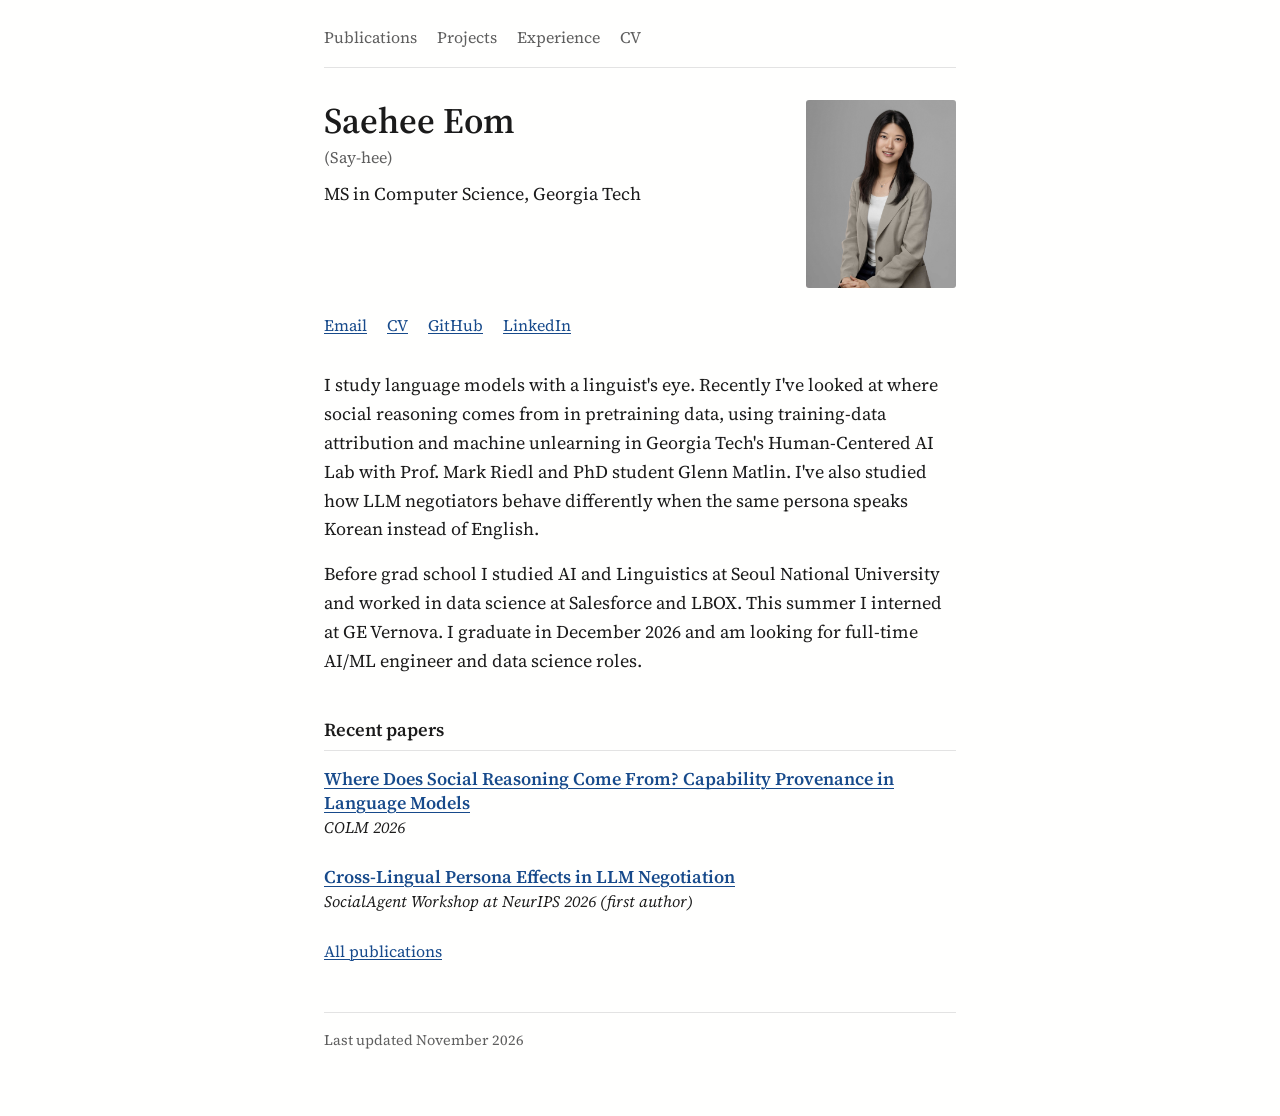
<file: index.html>
<!DOCTYPE html>
<html lang="en">
<head>
  <meta charset="UTF-8">
  <meta name="viewport" content="width=device-width, initial-scale=1">
  <title>Saehee Eom</title>
  <meta name="description" content="Saehee Eom, MS CS student at Georgia Tech. Research on language models: where social reasoning comes from, and how behavior shifts across languages.">
  <meta property="og:title" content="Saehee Eom">
  <meta property="og:description" content="MS CS at Georgia Tech. Research on language models, social reasoning, and cross-lingual behavior.">
  <meta property="og:image" content="https://saeheeeom.github.io/profile.jpg">
  <meta property="og:url" content="https://saeheeeom.github.io/">
  <link rel="apple-touch-icon" sizes="180x180" href="/apple-touch-icon.png">
  <link rel="icon" type="image/png" sizes="32x32" href="/favicon-32x32.png">
  <link rel="icon" type="image/png" sizes="16x16" href="/favicon-16x16.png">
  <link rel="manifest" href="/site.webmanifest">
  <link rel="preconnect" href="https://fonts.googleapis.com">
  <link rel="preconnect" href="https://fonts.gstatic.com" crossorigin>
  <link href="https://fonts.googleapis.com/css2?family=Source+Serif+4:ital,opsz,wght@0,8..60,400;0,8..60,600;1,8..60,400&display=swap" rel="stylesheet">
  <link rel="stylesheet" href="style.css">
</head>
<body>
<div class="page">

  <nav class="site-nav">
    <a href="publications.html">Publications</a>
    <a href="projects.html">Projects</a>
    <a href="experience.html">Experience</a>
    <a href="SaeheeEom_Resume_COLM.pdf">CV</a>
  </nav>

  <header class="intro">
    <div>
      <h1>Saehee Eom</h1>
      <p class="pron">(Say-hee)</p>
      <p class="tagline">MS in Computer Science, Georgia Tech</p>
    </div>
    <img class="photo" src="profile.jpg" alt="Photo of Saehee Eom">
  </header>

  <ul class="contact">
    <li><a href="mailto:saehee.data@gmail.com">Email</a></li>
    <li><a href="SaeheeEom_Resume_COLM.pdf">CV</a></li>
    <li><a href="https://github.com/saeheeeom">GitHub</a></li>
    <li><a href="https://www.linkedin.com/in/saehee-eom/">LinkedIn</a></li>
  </ul>

  <p>
    I study language models with a linguist's eye. Recently I've looked at where
    social reasoning comes from in pretraining data, using training-data attribution
    and machine unlearning in Georgia Tech's Human-Centered AI Lab with Prof. Mark Riedl
    and PhD student Glenn Matlin. I've also studied how LLM negotiators behave differently
    when the same persona speaks Korean instead of English.
  </p>
  <p>
    Before grad school I studied AI and Linguistics at Seoul National University and
    worked in data science at Salesforce and LBOX. This summer I interned at GE Vernova.
    I graduate in December 2026 and am looking for full-time AI/ML engineer and data science roles.
  </p>

  <h2>Recent papers</h2>

  <div class="pub">
    <a class="pub-title" href="https://arxiv.org/abs/2606.19625">Where Does Social Reasoning Come From? Capability Provenance in Language Models</a>
    <div class="venue">COLM 2026</div>
  </div>

  <div class="pub">
    <a class="pub-title" href="https://arxiv.org/abs/2611.00300">Cross-Lingual Persona Effects in LLM Negotiation</a>
    <div class="venue">SocialAgent Workshop at NeurIPS 2026 (first author)</div>
  </div>

  <p class="more"><a href="publications.html">All publications</a></p>

  <footer>Last updated November 2026</footer>
</div>
</body>
</html>
</file>
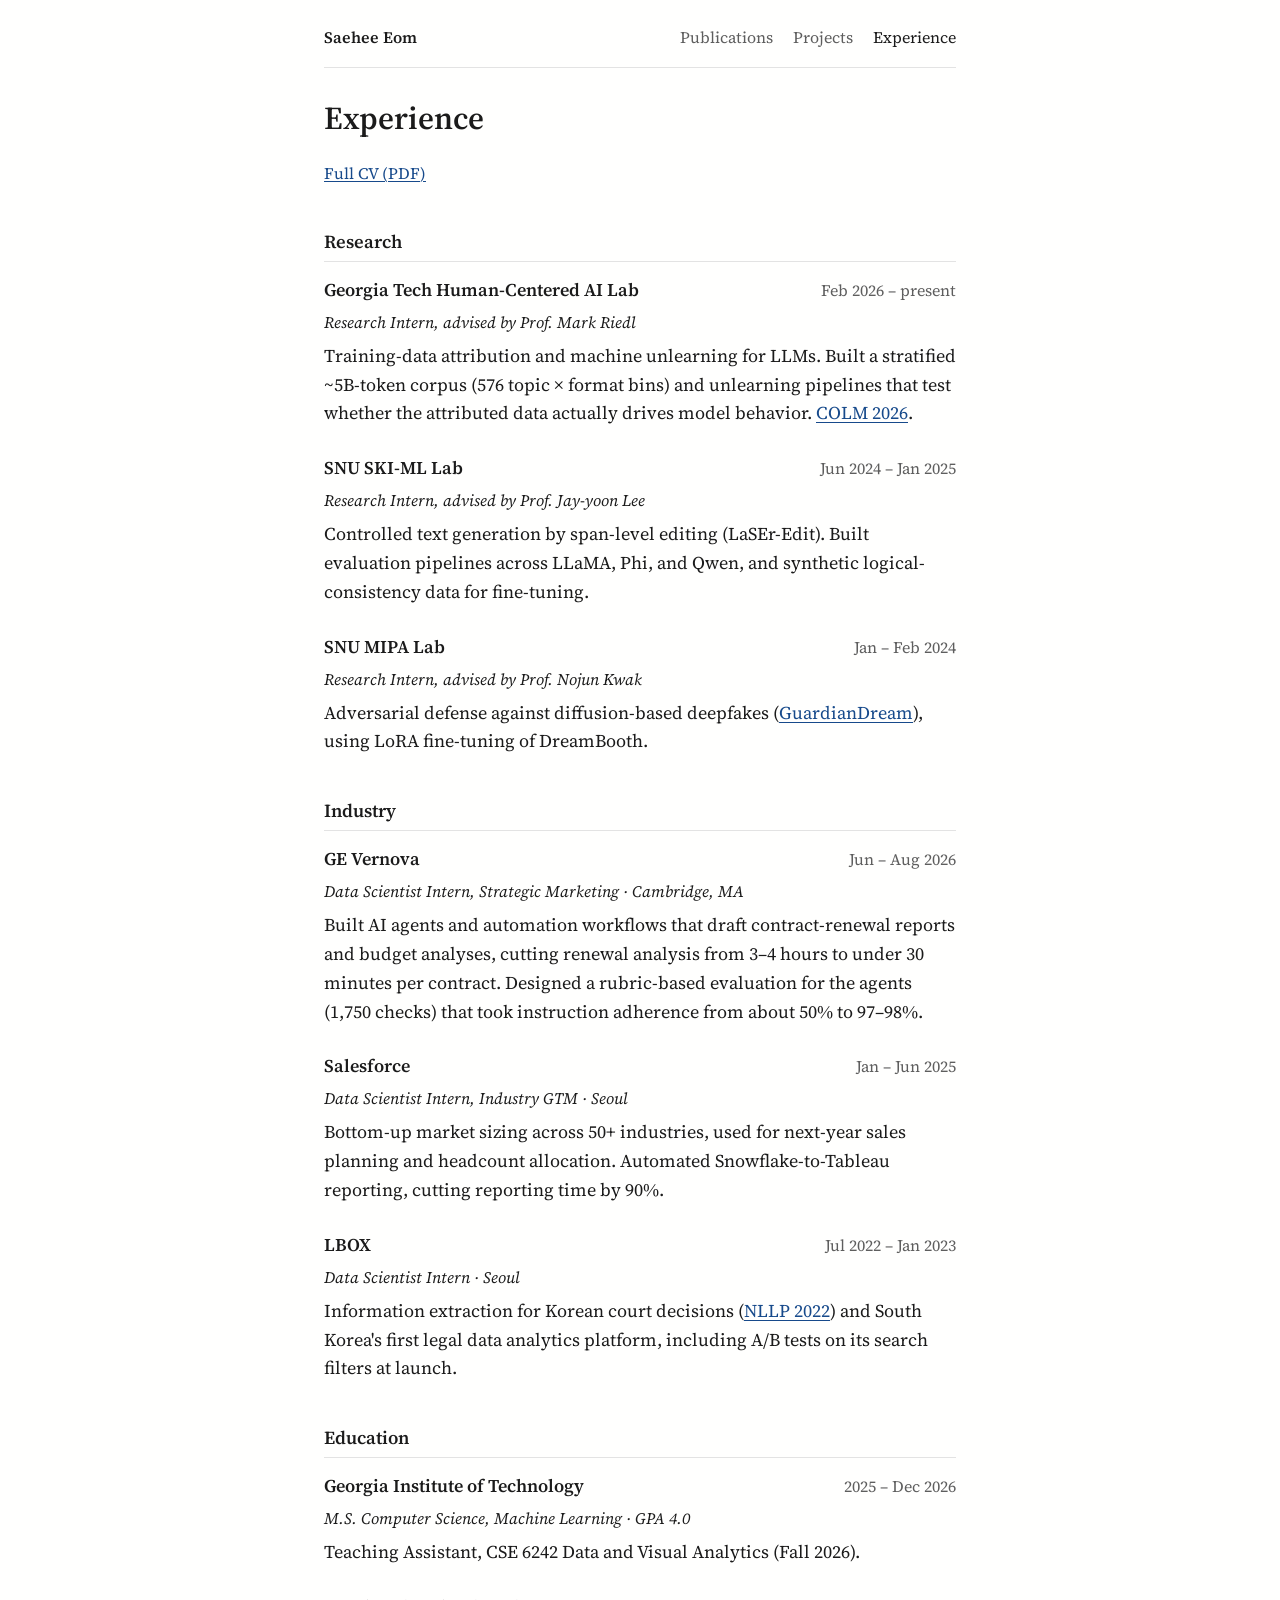
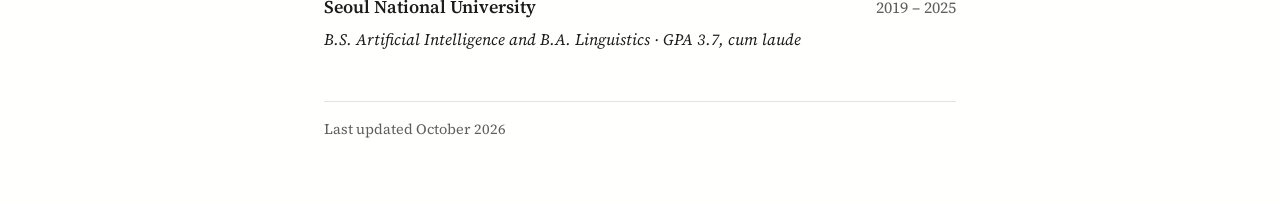
<file: experience.html>
<!DOCTYPE html>
<html lang="en">
<head>
  <meta charset="UTF-8">
  <meta name="viewport" content="width=device-width, initial-scale=1">
  <title>Experience · Saehee Eom</title>
  <link rel="icon" type="image/png" sizes="32x32" href="/favicon-32x32.png">
  <link rel="preconnect" href="https://fonts.googleapis.com">
  <link rel="preconnect" href="https://fonts.gstatic.com" crossorigin>
  <link href="https://fonts.googleapis.com/css2?family=Source+Serif+4:ital,opsz,wght@0,8..60,400;0,8..60,600;1,8..60,400&display=swap" rel="stylesheet">
  <link rel="stylesheet" href="style.css">
</head>
<body>
<div class="page">

  <nav class="site-nav">
    <a class="home" href="index.html">Saehee Eom</a>
    <a href="publications.html">Publications</a>
    <a href="projects.html">Projects</a>
    <a href="experience.html" aria-current="page">Experience</a>
  </nav>

  <h1>Experience</h1>
  <p class="more"><a href="SaeheeEom_Resume_COLM.pdf">Full CV (PDF)</a></p>

  <h2>Research</h2>

  <div class="entry">
    <div class="entry-head">
      <h3>Georgia Tech Human-Centered AI Lab</h3>
      <span class="when">Feb 2026 – present</span>
    </div>
    <p class="sub">Research Intern, advised by Prof. Mark Riedl</p>
    <p>Training-data attribution and machine unlearning for LLMs. Built a stratified ~5B-token corpus (576 topic × format bins) and unlearning pipelines that test whether the attributed data actually drives model behavior. <a href="publications.html">COLM 2026</a>.</p>
  </div>

  <div class="entry">
    <div class="entry-head">
      <h3>SNU SKI-ML Lab</h3>
      <span class="when">Jun 2024 – Jan 2025</span>
    </div>
    <p class="sub">Research Intern, advised by Prof. Jay-yoon Lee</p>
    <p>Controlled text generation by span-level editing (LaSEr-Edit). Built evaluation pipelines across LLaMA, Phi, and Qwen, and synthetic logical-consistency data for fine-tuning.</p>
  </div>

  <div class="entry">
    <div class="entry-head">
      <h3>SNU MIPA Lab</h3>
      <span class="when">Jan – Feb 2024</span>
    </div>
    <p class="sub">Research Intern, advised by Prof. Nojun Kwak</p>
    <p>Adversarial defense against diffusion-based deepfakes (<a href="projects.html">GuardianDream</a>), using LoRA fine-tuning of DreamBooth.</p>
  </div>

  <h2>Industry</h2>

  <div class="entry">
    <div class="entry-head">
      <h3>GE Vernova</h3>
      <span class="when">Jun – Aug 2026</span>
    </div>
    <p class="sub">Data Scientist Intern, Strategic Marketing · Cambridge, MA</p>
    <p>Built AI agents and automation workflows that draft contract-renewal reports and budget analyses, cutting renewal analysis from 3–4 hours to under 30 minutes per contract. Designed a rubric-based evaluation for the agents (1,750 checks) that took instruction adherence from about 50% to 97–98%.</p>
  </div>

  <div class="entry">
    <div class="entry-head">
      <h3>Salesforce</h3>
      <span class="when">Jan – Jun 2025</span>
    </div>
    <p class="sub">Data Scientist Intern, Industry GTM · Seoul</p>
    <p>Bottom-up market sizing across 50+ industries, used for next-year sales planning and headcount allocation. Automated Snowflake-to-Tableau reporting, cutting reporting time by 90%.</p>
  </div>

  <div class="entry">
    <div class="entry-head">
      <h3>LBOX</h3>
      <span class="when">Jul 2022 – Jan 2023</span>
    </div>
    <p class="sub">Data Scientist Intern · Seoul</p>
    <p>Information extraction for Korean court decisions (<a href="https://aclanthology.org/2022.nllp-1.12/">NLLP 2022</a>) and South Korea's first legal data analytics platform, including A/B tests on its search filters at launch.</p>
  </div>

  <h2>Education</h2>

  <div class="entry">
    <div class="entry-head">
      <h3>Georgia Institute of Technology</h3>
      <span class="when">2025 – Dec 2026</span>
    </div>
    <p class="sub">M.S. Computer Science, Machine Learning · GPA 4.0</p>
    <p>Teaching Assistant, CSE 6242 Data and Visual Analytics (Fall 2026).</p>
  </div>

  <div class="entry">
    <div class="entry-head">
      <h3>Seoul National University</h3>
      <span class="when">2019 – 2025</span>
    </div>
    <p class="sub">B.S. Artificial Intelligence and B.A. Linguistics · GPA 3.7, cum laude</p>
  </div>

  <footer>Last updated October 2026</footer>
</div>
</body>
</html>
</file>
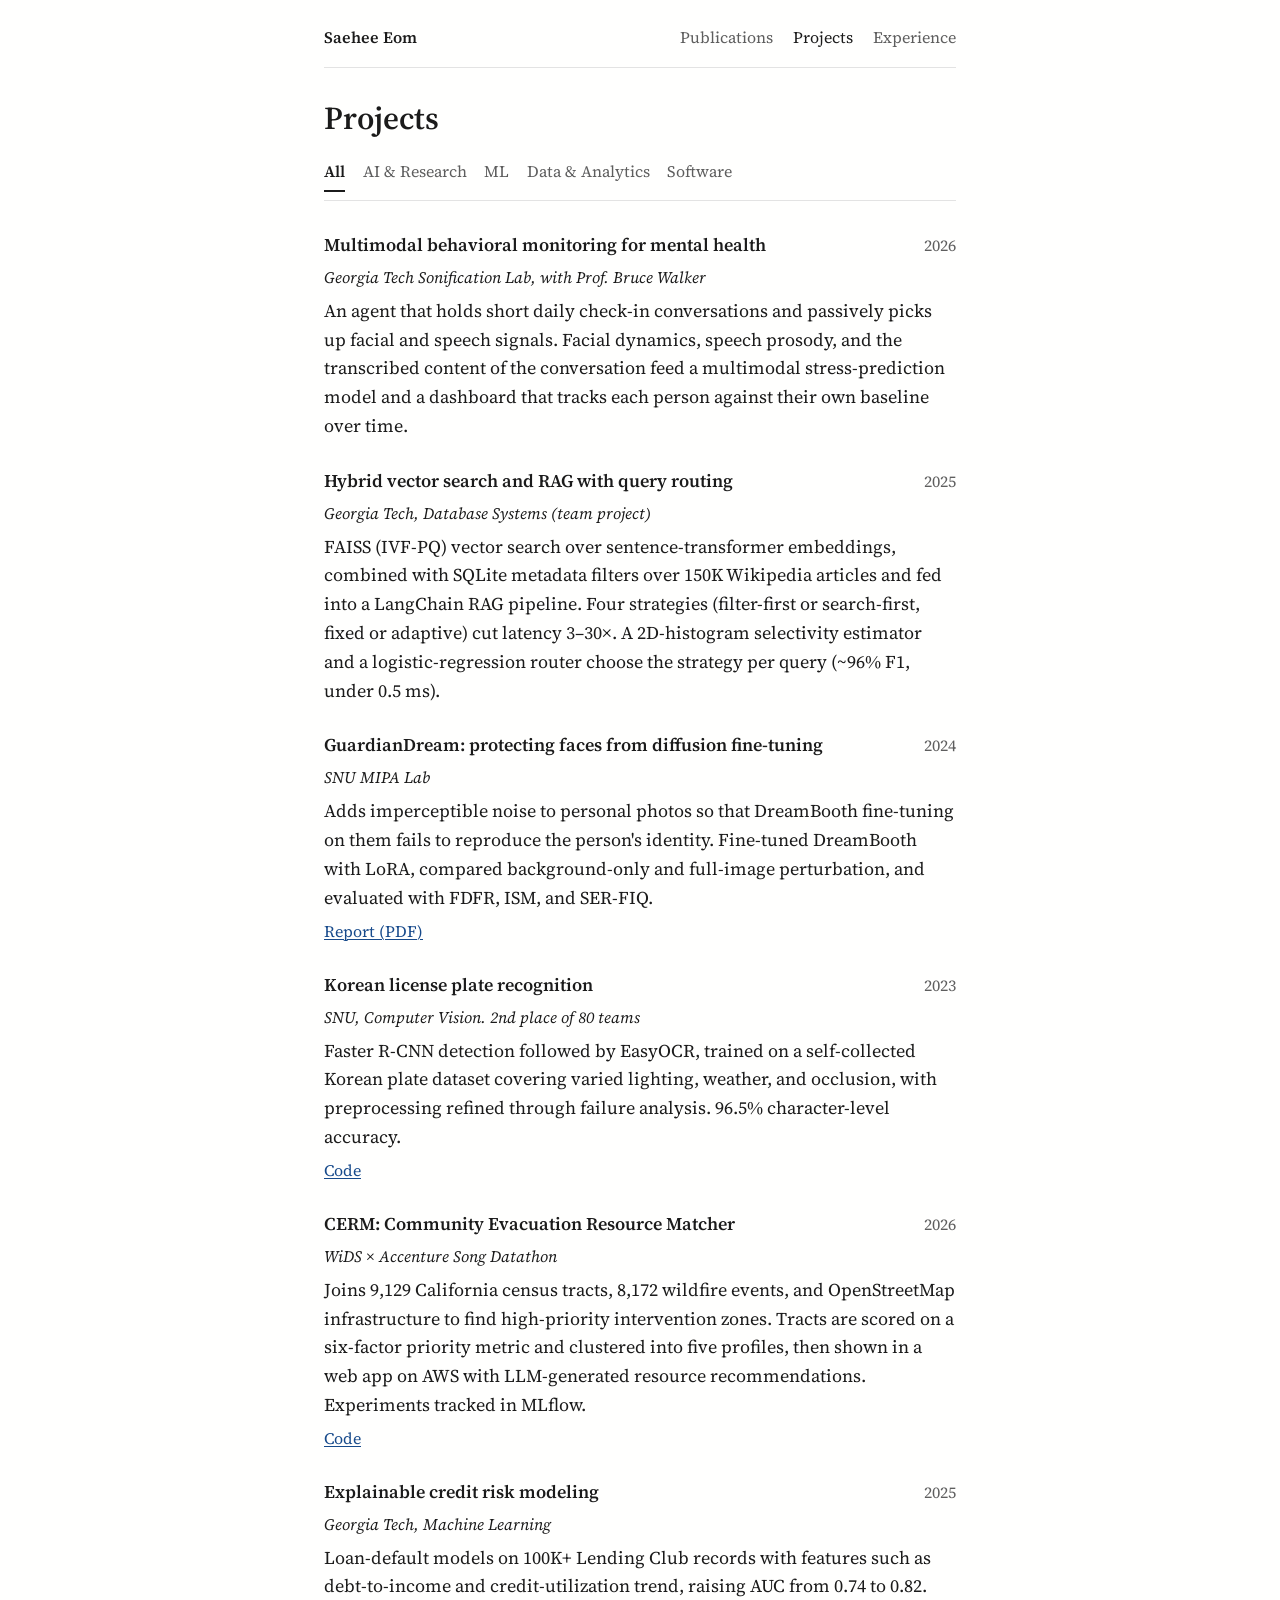
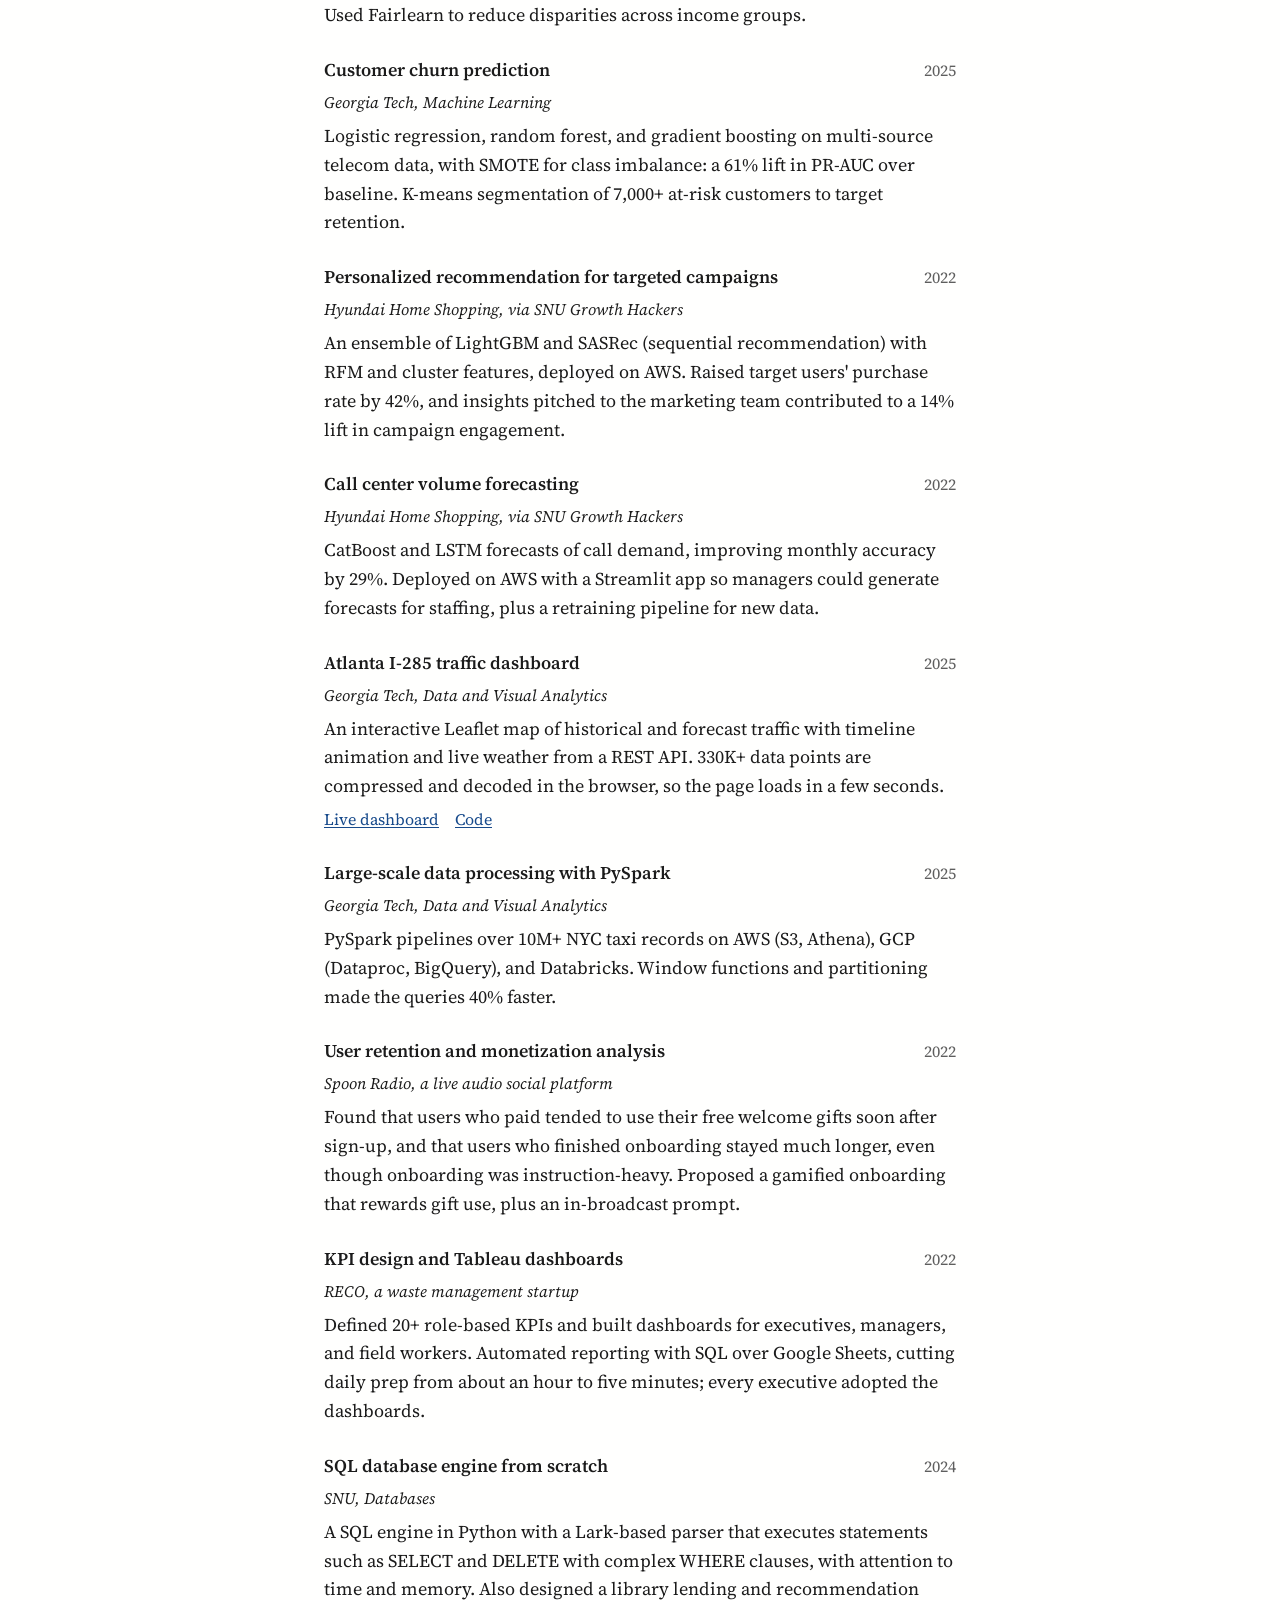
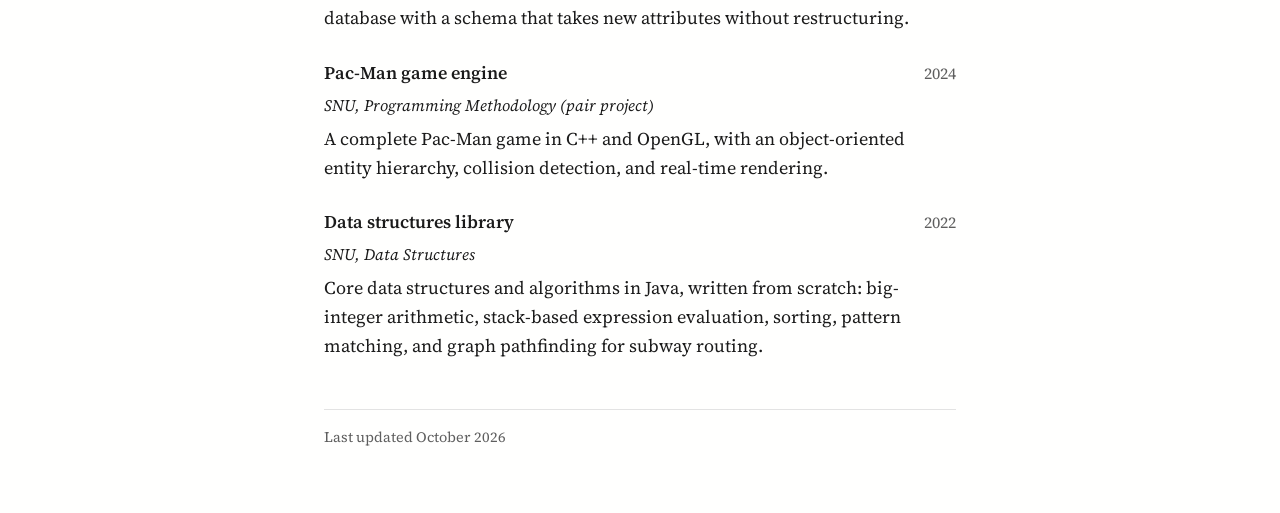
<file: projects.html>
<!DOCTYPE html>
<html lang="en">
<head>
  <meta charset="UTF-8">
  <meta name="viewport" content="width=device-width, initial-scale=1">
  <title>Projects · Saehee Eom</title>
  <link rel="icon" type="image/png" sizes="32x32" href="/favicon-32x32.png">
  <link rel="preconnect" href="https://fonts.googleapis.com">
  <link rel="preconnect" href="https://fonts.gstatic.com" crossorigin>
  <link href="https://fonts.googleapis.com/css2?family=Source+Serif+4:ital,opsz,wght@0,8..60,400;0,8..60,600;1,8..60,400&display=swap" rel="stylesheet">
  <link rel="stylesheet" href="style.css">
</head>
<body>
<div class="page">

  <nav class="site-nav">
    <a class="home" href="index.html">Saehee Eom</a>
    <a href="publications.html">Publications</a>
    <a href="projects.html" aria-current="page">Projects</a>
    <a href="experience.html">Experience</a>
  </nav>

  <h1>Projects</h1>

  <div class="tabs" role="group" aria-label="Filter projects">
    <button type="button" data-filter="all" aria-pressed="true">All</button>
    <button type="button" data-filter="ai" aria-pressed="false">AI &amp; Research</button>
    <button type="button" data-filter="ml" aria-pressed="false">ML</button>
    <button type="button" data-filter="data" aria-pressed="false">Data &amp; Analytics</button>
    <button type="button" data-filter="swe" aria-pressed="false">Software</button>
  </div>

  <!-- AI & Research -->

  <div class="entry" data-cat="ai">
    <div class="entry-head">
      <h3>Multimodal behavioral monitoring for mental health</h3>
      <span class="when">2026</span>
    </div>
    <p class="sub">Georgia Tech Sonification Lab, with Prof. Bruce Walker</p>
    <p>An agent that holds short daily check-in conversations and passively picks up facial and speech signals. Facial dynamics, speech prosody, and the transcribed content of the conversation feed a multimodal stress-prediction model and a dashboard that tracks each person against their own baseline over time.</p>
  </div>

  <div class="entry" data-cat="ai">
    <div class="entry-head">
      <h3>Hybrid vector search and RAG with query routing</h3>
      <span class="when">2025</span>
    </div>
    <p class="sub">Georgia Tech, Database Systems (team project)</p>
    <p>FAISS (IVF-PQ) vector search over sentence-transformer embeddings, combined with SQLite metadata filters over 150K Wikipedia articles and fed into a LangChain RAG pipeline. Four strategies (filter-first or search-first, fixed or adaptive) cut latency 3–30×. A 2D-histogram selectivity estimator and a logistic-regression router choose the strategy per query (~96% F1, under 0.5 ms).</p>
  </div>

  <div class="entry" data-cat="ai">
    <div class="entry-head">
      <h3>GuardianDream: protecting faces from diffusion fine-tuning</h3>
      <span class="when">2024</span>
    </div>
    <p class="sub">SNU MIPA Lab</p>
    <p>Adds imperceptible noise to personal photos so that DreamBooth fine-tuning on them fails to reproduce the person's identity. Fine-tuned DreamBooth with LoRA, compared background-only and full-image perturbation, and evaluated with FDFR, ISM, and SER-FIQ.</p>
    <div class="links"><a href="GuardianDream.pdf">Report (PDF)</a></div>
  </div>

  <div class="entry" data-cat="ai ml">
    <div class="entry-head">
      <h3>Korean license plate recognition</h3>
      <span class="when">2023</span>
    </div>
    <p class="sub">SNU, Computer Vision. 2nd place of 80 teams</p>
    <p>Faster R-CNN detection followed by EasyOCR, trained on a self-collected Korean plate dataset covering varied lighting, weather, and occlusion, with preprocessing refined through failure analysis. 96.5% character-level accuracy.</p>
    <div class="links"><a href="https://github.com/saeheeeom/2023_ComputerVision">Code</a></div>
  </div>

  <!-- Machine Learning -->

  <div class="entry" data-cat="ml">
    <div class="entry-head">
      <h3>CERM: Community Evacuation Resource Matcher</h3>
      <span class="when">2026</span>
    </div>
    <p class="sub">WiDS × Accenture Song Datathon</p>
    <p>Joins 9,129 California census tracts, 8,172 wildfire events, and OpenStreetMap infrastructure to find high-priority intervention zones. Tracts are scored on a six-factor priority metric and clustered into five profiles, then shown in a web app on AWS with LLM-generated resource recommendations. Experiments tracked in MLflow.</p>
    <div class="links"><a href="https://github.com/riyabharath24/cerm-wildfire-evacuation-tool">Code</a></div>
  </div>

  <div class="entry" data-cat="ml">
    <div class="entry-head">
      <h3>Explainable credit risk modeling</h3>
      <span class="when">2025</span>
    </div>
    <p class="sub">Georgia Tech, Machine Learning</p>
    <p>Loan-default models on 100K+ Lending Club records with features such as debt-to-income and credit-utilization trend, raising AUC from 0.74 to 0.82. Used Fairlearn to reduce disparities across income groups.</p>
  </div>

<div class="entry" data-cat="ml">
    <div class="entry-head">
      <h3>Customer churn prediction</h3>
      <span class="when">2025</span>
    </div>
    <p class="sub">Georgia Tech, Machine Learning</p>
    <p>Logistic regression, random forest, and gradient boosting on multi-source telecom data, with SMOTE for class imbalance: a 61% lift in PR-AUC over baseline. K-means segmentation of 7,000+ at-risk customers to target retention.</p>
  </div>

<div class="entry" data-cat="ml">
    <div class="entry-head">
      <h3>Personalized recommendation for targeted campaigns</h3>
      <span class="when">2022</span>
    </div>
    <p class="sub">Hyundai Home Shopping, via SNU Growth Hackers</p>
    <p>An ensemble of LightGBM and SASRec (sequential recommendation) with RFM and cluster features, deployed on AWS. Raised target users' purchase rate by 42%, and insights pitched to the marketing team contributed to a 14% lift in campaign engagement.</p>
  </div>

  <div class="entry" data-cat="ml">
    <div class="entry-head">
      <h3>Call center volume forecasting</h3>
      <span class="when">2022</span>
    </div>
    <p class="sub">Hyundai Home Shopping, via SNU Growth Hackers</p>
    <p>CatBoost and LSTM forecasts of call demand, improving monthly accuracy by 29%. Deployed on AWS with a Streamlit app so managers could generate forecasts for staffing, plus a retraining pipeline for new data.</p>
  </div>

  
  
  <!-- Data & Analytics -->

  <div class="entry" data-cat="data">
    <div class="entry-head">
      <h3>Atlanta I-285 traffic dashboard</h3>
      <span class="when">2025</span>
    </div>
    <p class="sub">Georgia Tech, Data and Visual Analytics</p>
    <p>An interactive Leaflet map of historical and forecast traffic with timeline animation and live weather from a REST API. 330K+ data points are compressed and decoded in the browser, so the page loads in a few seconds.</p>
    <div class="links"><a href="traffic_dashboard_final.html">Live dashboard</a><a href="https://github.com/saeheeeom/ATL_traffic_dashboard">Code</a></div>
  </div>

  <div class="entry" data-cat="data">
    <div class="entry-head">
      <h3>Large-scale data processing with PySpark</h3>
      <span class="when">2025</span>
    </div>
    <p class="sub">Georgia Tech, Data and Visual Analytics</p>
    <p>PySpark pipelines over 10M+ NYC taxi records on AWS (S3, Athena), GCP (Dataproc, BigQuery), and Databricks. Window functions and partitioning made the queries 40% faster.</p>
  </div>

  <div class="entry" data-cat="data">
    <div class="entry-head">
      <h3>User retention and monetization analysis</h3>
      <span class="when">2022</span>
    </div>
    <p class="sub">Spoon Radio, a live audio social platform</p>
    <p>Found that users who paid tended to use their free welcome gifts soon after sign-up, and that users who finished onboarding stayed much longer, even though onboarding was instruction-heavy. Proposed a gamified onboarding that rewards gift use, plus an in-broadcast prompt.</p>
  </div>

  <div class="entry" data-cat="data">
    <div class="entry-head">
      <h3>KPI design and Tableau dashboards</h3>
      <span class="when">2022</span>
    </div>
    <p class="sub">RECO, a waste management startup</p>
    <p>Defined 20+ role-based KPIs and built dashboards for executives, managers, and field workers. Automated reporting with SQL over Google Sheets, cutting daily prep from about an hour to five minutes; every executive adopted the dashboards.</p>
  </div>

  <!-- Software -->

  <div class="entry" data-cat="swe">
    <div class="entry-head">
      <h3>SQL database engine from scratch</h3>
      <span class="when">2024</span>
    </div>
    <p class="sub">SNU, Databases</p>
    <p>A SQL engine in Python with a Lark-based parser that executes statements such as SELECT and DELETE with complex WHERE clauses, with attention to time and memory. Also designed a library lending and recommendation database with a schema that takes new attributes without restructuring.</p>
  </div>

  <div class="entry" data-cat="swe">
    <div class="entry-head">
      <h3>Pac-Man game engine</h3>
      <span class="when">2024</span>
    </div>
    <p class="sub">SNU, Programming Methodology (pair project)</p>
    <p>A complete Pac-Man game in C++ and OpenGL, with an object-oriented entity hierarchy, collision detection, and real-time rendering.</p>
  </div>

  <div class="entry" data-cat="swe">
    <div class="entry-head">
      <h3>Data structures library</h3>
      <span class="when">2022</span>
    </div>
    <p class="sub">SNU, Data Structures</p>
    <p>Core data structures and algorithms in Java, written from scratch: big-integer arithmetic, stack-based expression evaluation, sorting, pattern matching, and graph pathfinding for subway routing.</p>
  </div>

  <footer>Last updated October 2026</footer>
</div>

<script>
  const buttons = document.querySelectorAll('.tabs button');
  const entries = document.querySelectorAll('.entry[data-cat]');
  buttons.forEach(btn => btn.addEventListener('click', () => {
    const f = btn.dataset.filter;
    buttons.forEach(b => b.setAttribute('aria-pressed', b === btn));
    entries.forEach(e => {
      e.hidden = f !== 'all' && !e.dataset.cat.split(' ').includes(f);
    });
  }));
</script>
</body>
</html>
</file>
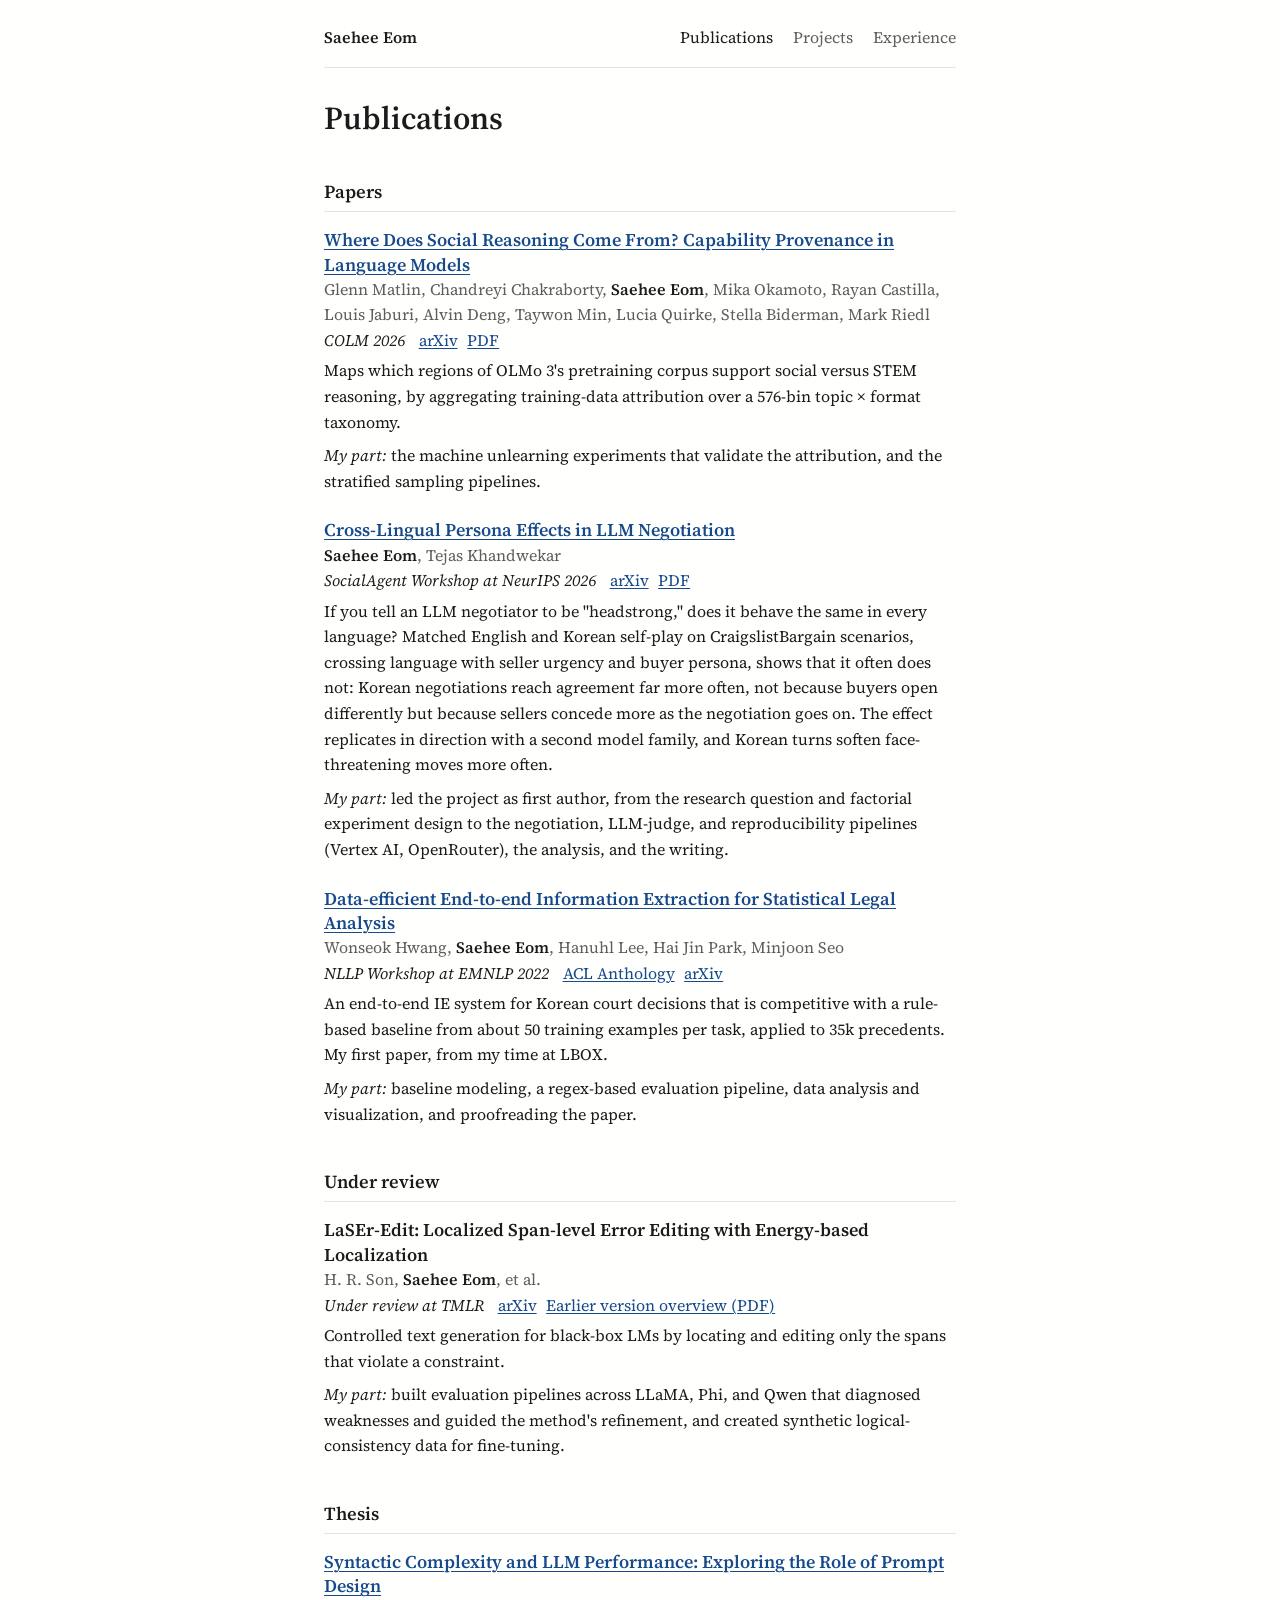
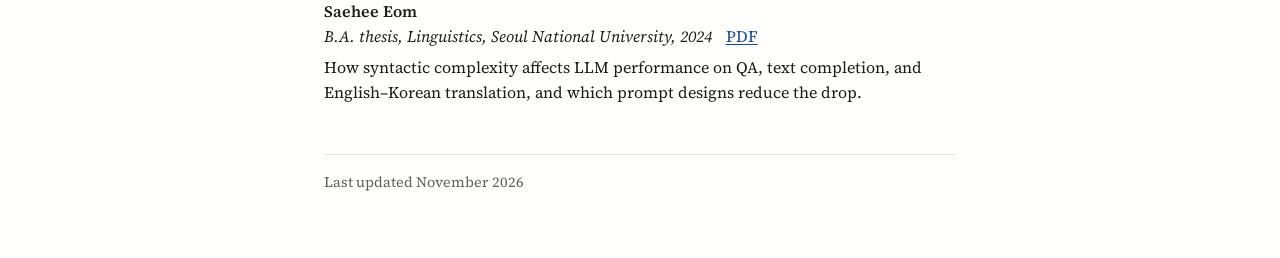
<file: publications.html>
<!DOCTYPE html>
<html lang="en">
<head>
  <meta charset="UTF-8">
  <meta name="viewport" content="width=device-width, initial-scale=1">
  <title>Publications · Saehee Eom</title>
  <link rel="icon" type="image/png" sizes="32x32" href="/favicon-32x32.png">
  <link rel="preconnect" href="https://fonts.googleapis.com">
  <link rel="preconnect" href="https://fonts.gstatic.com" crossorigin>
  <link href="https://fonts.googleapis.com/css2?family=Source+Serif+4:ital,opsz,wght@0,8..60,400;0,8..60,600;1,8..60,400&display=swap" rel="stylesheet">
  <link rel="stylesheet" href="style.css">
</head>
<body>
<div class="page">

  <nav class="site-nav">
    <a class="home" href="index.html">Saehee Eom</a>
    <a href="publications.html" aria-current="page">Publications</a>
    <a href="projects.html">Projects</a>
    <a href="experience.html">Experience</a>
  </nav>

  <h1>Publications</h1>

  <h2>Papers</h2>

  <div class="pub">
    <a class="pub-title" href="https://arxiv.org/abs/2606.19625">Where Does Social Reasoning Come From? Capability Provenance in Language Models</a>
    <div class="authors">Glenn Matlin, Chandreyi Chakraborty, <b>Saehee Eom</b>, Mika Okamoto, Rayan Castilla, Louis Jaburi, Alvin Deng, Taywon Min, Lucia Quirke, Stella Biderman, Mark Riedl</div>
    <div class="venue">COLM 2026 <a href="https://arxiv.org/abs/2606.19625">arXiv</a><a href="https://arxiv.org/pdf/2606.19625">PDF</a></div>
    <p class="note">Maps which regions of OLMo 3's pretraining corpus support social versus STEM reasoning, by aggregating training-data attribution over a 576-bin topic × format taxonomy.</p>
    <p class="note"><i>My part:</i> the machine unlearning experiments that validate the attribution, and the stratified sampling pipelines.</p>
  </div>

  <div class="pub">
    <a class="pub-title" href="https://arxiv.org/abs/2611.00300">Cross-Lingual Persona Effects in LLM Negotiation</a>
    <div class="authors"><b>Saehee Eom</b>, Tejas Khandwekar</div>
    <div class="venue">SocialAgent Workshop at NeurIPS 2026 <a href="https://arxiv.org/abs/2611.00300">arXiv</a><a href="https://arxiv.org/pdf/2611.00300">PDF</a></div>
    <p class="note">If you tell an LLM negotiator to be "headstrong," does it behave the same in every language? Matched English and Korean self-play on CraigslistBargain scenarios, crossing language with seller urgency and buyer persona, shows that it often does not: Korean negotiations reach agreement far more often, not because buyers open differently but because sellers concede more as the negotiation goes on. The effect replicates in direction with a second model family, and Korean turns soften face-threatening moves more often.</p>
    <p class="note"><i>My part:</i> led the project as first author, from the research question and factorial experiment design to the negotiation, LLM-judge, and reproducibility pipelines (Vertex AI, OpenRouter), the analysis, and the writing.</p>
  </div>

  <div class="pub">
    <a class="pub-title" href="https://aclanthology.org/2022.nllp-1.12/">Data-efficient End-to-end Information Extraction for Statistical Legal Analysis</a>
    <div class="authors">Wonseok Hwang, <b>Saehee Eom</b>, Hanuhl Lee, Hai Jin Park, Minjoon Seo</div>
    <div class="venue">NLLP Workshop at EMNLP 2022 <a href="https://aclanthology.org/2022.nllp-1.12/">ACL Anthology</a><a href="https://arxiv.org/abs/2211.01692">arXiv</a></div>
    <p class="note">An end-to-end IE system for Korean court decisions that is competitive with a rule-based baseline from about 50 training examples per task, applied to 35k precedents. My first paper, from my time at LBOX.</p>
    <p class="note"><i>My part:</i> baseline modeling, a regex-based evaluation pipeline, data analysis and visualization, and proofreading the paper.</p>
  </div>

  <h2>Under review</h2>

  <div class="pub">
    <span class="pub-title">LaSEr-Edit: Localized Span-level Error Editing with Energy-based Localization</span>
    <div class="authors">H. R. Son, <b>Saehee Eom</b>, et al.</div>
    <div class="venue">Under review at TMLR <a href="https://arxiv.org/abs/2407.00740">arXiv</a><a href="L&amp;E.pdf">Earlier version overview (PDF)</a></div>
    <p class="note">Controlled text generation for black-box LMs by locating and editing only the spans that violate a constraint.</p>
    <p class="note"><i>My part:</i> built evaluation pipelines across LLaMA, Phi, and Qwen that diagnosed weaknesses and guided the method's refinement, and created synthetic logical-consistency data for fine-tuning.</p>
  </div>

  <h2>Thesis</h2>

  <div class="pub">
    <a class="pub-title" href="LingThesis.pdf">Syntactic Complexity and LLM Performance: Exploring the Role of Prompt Design</a>
    <div class="authors"><b>Saehee Eom</b></div>
    <div class="venue">B.A. thesis, Linguistics, Seoul National University, 2024 <a href="LingThesis.pdf">PDF</a></div>
    <p class="note">How syntactic complexity affects LLM performance on QA, text completion, and English–Korean translation, and which prompt designs reduce the drop.</p>
  </div>

  <footer>Last updated November 2026</footer>
</div>
</body>
</html>
</file>
<file: style.css>
:root {
  --bg: #fffffe;
  --text: #1b1b1b;
  --muted: #5e5e5e;
  --rule: #e3e3e3;
  --link: #174a8b;
}
@media (prefers-color-scheme: dark) {
  :root {
    --bg: #141414;
    --text: #e8e6e3;
    --muted: #a09e9a;
    --rule: #2f2f2f;
    --link: #8db5f2;
  }
}

* { box-sizing: border-box; }
html { -webkit-text-size-adjust: 100%; }

body {
  margin: 0;
  background: var(--bg);
  color: var(--text);
  font-family: "Source Serif 4", Georgia, "Times New Roman", serif;
  font-size: 1.125rem;
  line-height: 1.6;
}

.page {
  max-width: 42rem;
  margin: 0 auto;
  padding: 1.25rem 1.25rem 4rem;
}

a {
  color: var(--link);
  text-decoration: underline;
  text-decoration-thickness: 1px;
  text-underline-offset: 0.15em;
}
a:hover { text-decoration-thickness: 2px; }

/* Nav */
.site-nav {
  display: flex;
  flex-wrap: wrap;
  align-items: baseline;
  gap: 0.25rem 1.25rem;
  font-size: 1rem;
  padding-bottom: 0.75rem;
  margin-bottom: 2rem;
  border-bottom: 1px solid var(--rule);
}
.site-nav a { color: var(--muted); text-decoration: none; padding: 0.3rem 0; }
.site-nav a:hover { color: var(--text); }
.site-nav a[aria-current="page"] { color: var(--text); }
.site-nav .home { color: var(--text); font-weight: 600; margin-right: auto; }

/* Headings */
h1 { font-size: 2rem; font-weight: 600; line-height: 1.15; margin: 0 0 1.5rem; }
h2 {
  font-size: 1.15rem;
  font-weight: 600;
  margin: 2.5rem 0 1rem;
  padding-bottom: 0.3rem;
  border-bottom: 1px solid var(--rule);
}
p { margin: 0 0 1rem; }

/* Home intro */
.intro {
  display: flex;
  justify-content: space-between;
  align-items: flex-start;
  gap: 1.25rem;
  margin-top: 1rem;
}
.intro h1 { margin-bottom: 0.2rem; font-size: 2.25rem; }
.pron { color: var(--muted); font-size: 1rem; margin: 0; }
.tagline { margin: 0.6rem 0 0; }
.photo {
  width: 150px;
  height: 188px;
  object-fit: cover;
  border-radius: 3px;
  flex: none;
}

.contact {
  list-style: none;
  padding: 0;
  margin: 1.25rem 0 1.75rem;
  display: flex;
  flex-wrap: wrap;
  gap: 0 1.25rem;
  font-size: 1rem;
}
.contact a { display: inline-block; padding: 0.3rem 0; }

/* Publications */
.pub { margin: 0 0 1.5rem; }
.pub-title { font-weight: 600; line-height: 1.35; display: block; }
a.pub-title { color: var(--link); }
.pub .authors, .pub .venue, .pub .note { font-size: 1rem; }
.pub .authors { color: var(--muted); }
.pub .authors b { color: var(--text); font-weight: 600; }
.pub .venue { font-style: italic; }
.pub .venue a { font-style: normal; margin-left: 0.6rem; }
.pub .note { margin-top: 0.3rem; }

.more { font-size: 1rem; }

/* Projects / experience entries */
.entry { margin: 0 0 1.75rem; }
.entry-head {
  display: flex;
  justify-content: space-between;
  align-items: baseline;
  flex-wrap: wrap;
  gap: 0 1rem;
}
.entry-head h3 { font-size: 1.125rem; font-weight: 600; margin: 0; line-height: 1.35; }
.when { color: var(--muted); font-size: 1rem; white-space: nowrap; }
.sub { font-size: 1rem; font-style: italic; margin: 0.1rem 0 0; }
.entry p { margin: 0.4rem 0 0; }
.links { font-size: 1rem; margin-top: 0.4rem; }
.links a + a { margin-left: 1rem; }

/* Project tabs */
.tabs {
  display: flex;
  flex-wrap: wrap;
  gap: 0.25rem 1.1rem;
  margin: -0.5rem 0 2rem;
  padding-bottom: 0.5rem;
  border-bottom: 1px solid var(--rule);
}
.tabs button {
  font: inherit;
  font-size: 1rem;
  color: var(--muted);
  background: none;
  border: 0;
  padding: 0.35rem 0;
  cursor: pointer;
  border-bottom: 2px solid transparent;
}
.tabs button:hover { color: var(--text); }
.tabs button[aria-pressed="true"] { color: var(--text); font-weight: 600; border-bottom-color: var(--text); }
.entry[hidden] { display: none; }

.pub .note + .note { margin-top: -0.5rem; }

footer {
  margin-top: 3rem;
  padding-top: 1rem;
  border-top: 1px solid var(--rule);
  font-size: 0.9rem;
  color: var(--muted);
}

@media (max-width: 520px) {
  body { font-size: 1.0625rem; }
  .intro h1 { font-size: 1.85rem; }
  .photo { width: 96px; height: 120px; }
  h1 { font-size: 1.7rem; }
}
</file>
